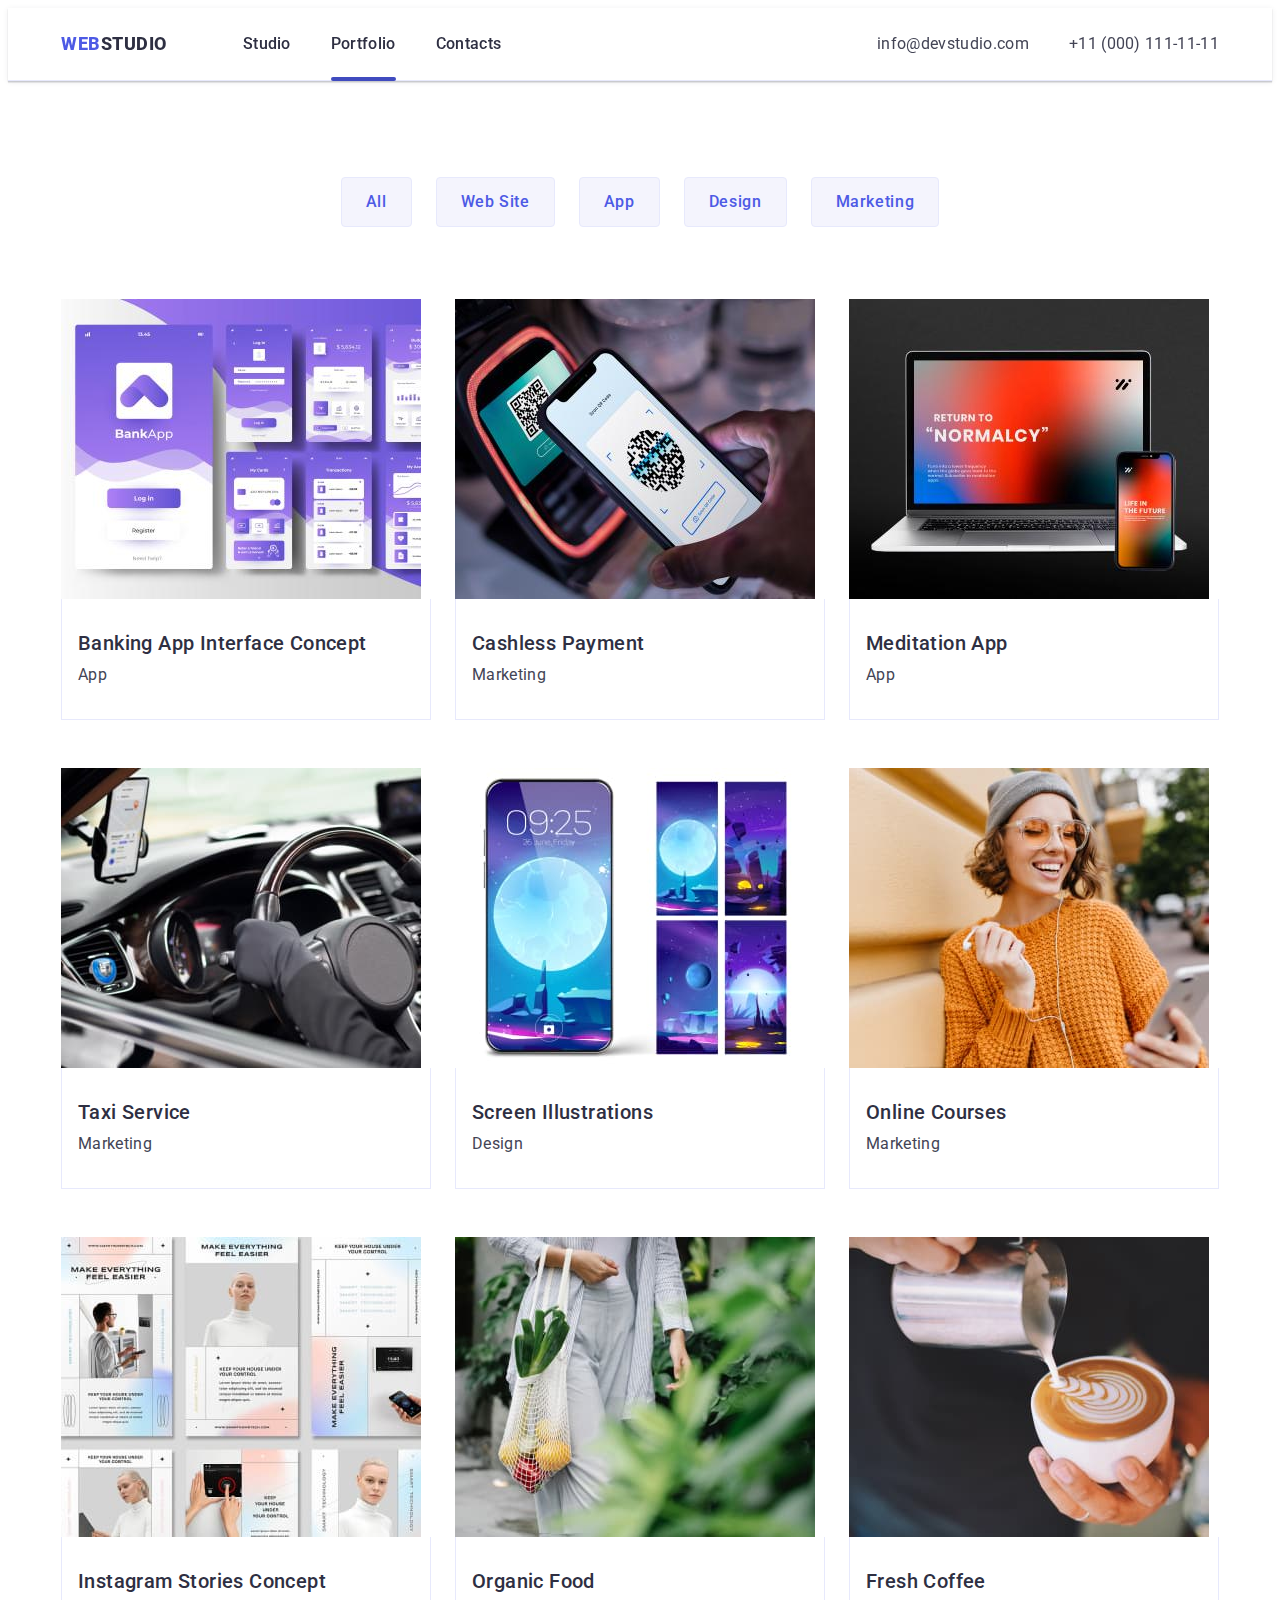
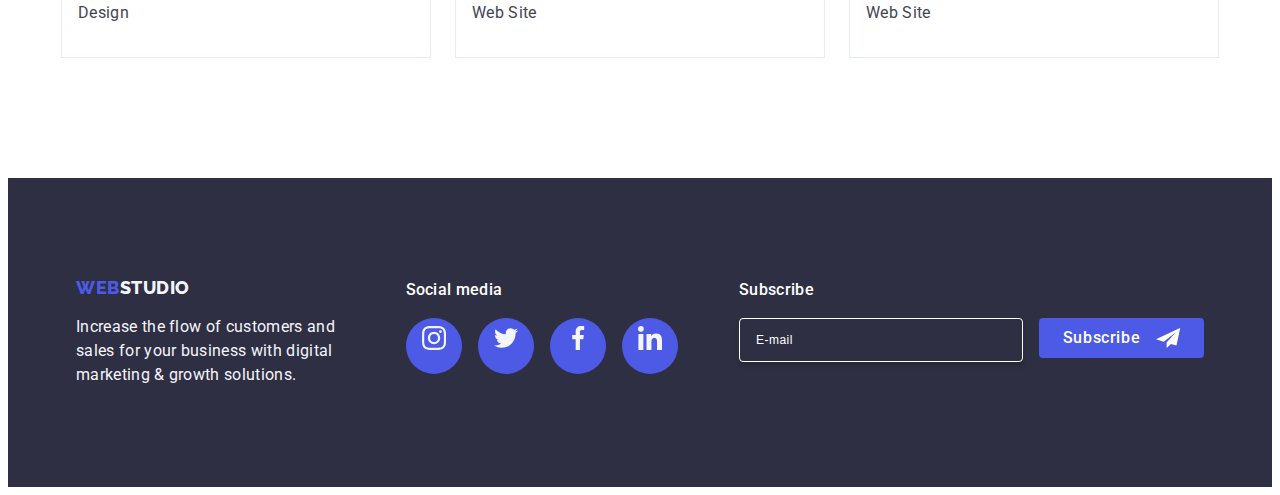
<file: portfolio.html>
<!DOCTYPE html>
<html lang="en">
  <head>
    <meta charset="UTF-8" />
    <meta name="viewport" content="width=device-width, initial-scale=1.0" />
    <title>Portfolio</title>
    <link rel="preconnect" href="https://fonts.googleapis.com" />
    <link rel="preconnect" href="https://fonts.gstatic.com" crossorigin />
    <link
      href="https://fonts.googleapis.com/css2?family=Raleway:wght@800&family=Roboto:wght@400;500;700;900&display=swap"
      rel="stylesheet"
    />
    <link
      rel="stylesheet"
      href="https://cdnjs.cloudflare.com/ajax/libs/modern-normalize/2.0.0/modern-normalize.min.css"
      integrity="sha512-4xo8blKMVCiXpTaLzQSLSw3KFOVPWhm/TRtuPVc4WG6kUgjH6J03IBuG7JZPkcWMxJ5huwaBpOpnwYElP/m6wg=="
      crossorigin="anonymous"
      referrerpolicy="no-referrer"
    />
    <link href="./css/styles.css" rel="stylesheet" />
  </head>
  <body>
    <!--Header section-->
    <header class="header">
      <div class="header-container container">
        <nav class="header-nav">
          <a href="./index.html" class="header-logo link"
            >Web<span class="studio-logo">Studio</span></a
          >
          <ul class="header-list list">
            <li
              ><a href="./index.html" class="header-list-link link"
                >Studio</a
              ></li
            >
            <li>
              <a href="./portfolio.html" class="header-list-link current link"
                >Portfolio</a
              >
            </li>
            <li><a href="" class="header-list-link link">Contacts</a></li>
          </ul>
        </nav>
        <address class="address">
          <ul class="address-list list">
            <li class="contacts">
              <a href="mailto:info@devstudio.com" class="link">
                info@devstudio.com
              </a>
            </li>
            <li class="contacts">
              <a href="tel:+110001111111" class="link"> +11 (000) 111-11-11 </a>
            </li>
          </ul>
        </address>
      </div>
    </header>
    <main>
      <!--Portfolio section-->
      <section class="portfolio-section">
        <div class="portfolio-container container">
          <h1 class="visually-hidden">Portfolio</h1>
          <ul class="portfolio-filter-list list">
            <li class="portfolio-filter-item">
              <button type="button" class="portfolio-filter-list-item"
                >All</button
              >
            </li>
            <li class="portfolio-filter-item">
              <button type="button" class="portfolio-filter-list-item"
                >Web Site</button
              >
            </li>
            <li class="portfolio-filter-item">
              <button type="button" class="portfolio-filter-list-item"
                >App</button
              >
            </li>
            <li class="portfolio-filter-item">
              <button type="button" class="portfolio-filter-list-item"
                >Design</button
              >
            </li>
            <li class="portfolio-filter-item">
              <button type="button" class="portfolio-filter-list-item"
                >Marketing</button
              >
            </li>
          </ul>
          <ul class="portfolio-card-list list">
            <li class="portfolio-card-item">
              <a href="" class="portfolio-card-link link">
                <div class="overlay">
                  <img
                    src="./images/hw2/banking-app.jpg"
                    alt="Banking App Interface Concept"
                    width="360"
                    height="300"
                  />
                  <p class="overlay-text">
                    14 Stylish and User-Friendly App Design Concepts · Task
                    Manager App · Calorie Tracker App · Exotic Fruit Ecommerce
                    App · Cloud Storage App
                  </p>
                </div>
                <div class="portfolio-card-item-text">
                  <h2 class="sub-title">Banking App Interface Concept</h2>
                  <p class="description">App</p>
                </div>
              </a>
            </li>
            <li class="portfolio-card-item">
              <a href="" class="portfolio-card-link link">
                <div class="overlay">
                  <img
                    src="./images/hw2/cashless-payment.jpg"
                    alt="Cashless Payment"
                    width="360"
                    height="300"
                  />
                  <p class="overlay-text">
                    14 Stylish and User-Friendly App Design Concepts · Task
                    Manager App · Calorie Tracker App · Exotic Fruit Ecommerce
                    App · Cloud Storage App
                  </p>
                </div>
                <div class="portfolio-card-item-text">
                  <h2 class="sub-title">Cashless Payment</h2>
                  <p class="description">Marketing</p>
                </div>
              </a>
            </li>
            <li class="portfolio-card-item">
              <a href="" class="portfolio-card-link link">
                <div class="overlay">
                  <img
                    src="./images/hw2/meditation-app.jpg"
                    alt="Meditation App"
                    width="360"
                    height="300"
                  />
                  <p class="overlay-text">
                    14 Stylish and User-Friendly App Design Concepts · Task
                    Manager App · Calorie Tracker App · Exotic Fruit Ecommerce
                    App · Cloud Storage App
                  </p>
                </div>
                <div class="portfolio-card-item-text">
                  <h2 class="sub-title">Meditation App</h2>
                  <p class="description">App</p>
                </div>
              </a>
            </li>
            <li class="portfolio-card-item">
              <a href="" class="portfolio-card-link link">
                <div class="overlay">
                  <img
                    src="./images/hw2/taxi-service.jpg"
                    alt="Taxi Service"
                    width="360"
                    height="300"
                  />
                  <p class="overlay-text">
                    14 Stylish and User-Friendly App Design Concepts · Task
                    Manager App · Calorie Tracker App · Exotic Fruit Ecommerce
                    App · Cloud Storage App
                  </p>
                </div>
                <div class="portfolio-card-item-text">
                  <h2 class="sub-title">Taxi Service</h2>
                  <p class="description">Marketing</p>
                </div>
              </a>
            </li>
            <li class="portfolio-card-item">
              <a href="" class="portfolio-card-link link">
                <div class="overlay">
                  <img
                    src="./images/hw2/screen-illustrations.jpg"
                    alt="Screen Illustrations"
                    width="360"
                    height="300"
                  />
                  <p class="overlay-text">
                    14 Stylish and User-Friendly App Design Concepts · Task
                    Manager App · Calorie Tracker App · Exotic Fruit Ecommerce
                    App · Cloud Storage App
                  </p>
                </div>
                <div class="portfolio-card-item-text">
                  <h2 class="sub-title">Screen Illustrations</h2>
                  <p class="description">Design</p>
                </div>
              </a>
            </li>
            <li class="portfolio-card-item">
              <a href="" class="portfolio-card-link link">
                <div class="overlay">
                  <img
                    src="./images/hw2/online-courses.jpg"
                    alt="Online Courses"
                    width="360"
                    height="300"
                  />
                  <p class="overlay-text">
                    14 Stylish and User-Friendly App Design Concepts · Task
                    Manager App · Calorie Tracker App · Exotic Fruit Ecommerce
                    App · Cloud Storage App
                  </p>
                </div>
                <div class="portfolio-card-item-text">
                  <h2 class="sub-title">Online Courses</h2>
                  <p class="description">Marketing</p>
                </div>
              </a>
            </li>
            <li class="portfolio-card-item">
              <a href="" class="portfolio-card-link link">
                <div class="overlay">
                  <img
                    src="./images/hw2/instagram-stories.jpg"
                    alt="Instagram Stories Concept"
                    width="360"
                    height="300"
                  />
                  <p class="overlay-text">
                    14 Stylish and User-Friendly App Design Concepts · Task
                    Manager App · Calorie Tracker App · Exotic Fruit Ecommerce
                    App · Cloud Storage App
                  </p>
                </div>
                <div class="portfolio-card-item-text">
                  <h2 class="sub-title">Instagram Stories Concept</h2>
                  <p class="description">Design</p>
                </div>
              </a>
            </li>
            <li class="portfolio-card-item">
              <a href="" class="portfolio-card-link link">
                <div class="overlay">
                  <img
                    src="./images/hw2/organic-food.jpg"
                    alt="Organic Food"
                    width="360"
                    height="300"
                  />
                  <p class="overlay-text">
                    14 Stylish and User-Friendly App Design Concepts · Task
                    Manager App · Calorie Tracker App · Exotic Fruit Ecommerce
                    App · Cloud Storage App
                  </p>
                </div>
                <div class="portfolio-card-item-text">
                  <h2 class="sub-title">Organic Food</h2>
                  <p class="description">Web Site</p>
                </div>
              </a>
            </li>
            <li class="portfolio-card-item">
              <a href="" class="portfolio-card-link link">
                <div class="overlay">
                  <img
                    src="./images/hw2/fresh-coffee.jpg"
                    alt="Fresh Coffee"
                    width="360"
                    height="300"
                  />
                  <p class="overlay-text">
                    14 Stylish and User-Friendly App Design Concepts · Task
                    Manager App · Calorie Tracker App · Exotic Fruit Ecommerce
                    App · Cloud Storage App
                  </p>
                </div>
                <div class="portfolio-card-item-text">
                  <h2 class="sub-title">Fresh Coffee</h2>
                  <p class="description">Web Site</p>
                </div>
              </a>
            </li>
          </ul>
        </div>
      </section>
    </main>
    <!--Footer section-->
    <footer class="footer">
      <div class="footer-container container">
        <div class="footer-text-container">
          <a href="./index.html" class="footer-logo link"
            >Web<span class="studio-logo-footer">Studio</span>
          </a>
          <p class="footer-dscr">
            Increase the flow of customers and sales for your business with
            digital marketing & growth solutions.
          </p>
        </div>
        <div class="footer-socials-container">
          <p class="footer-socials-title">Social media</p>
          <ul class="footer-socials-list list">
            <li class="footer-socials-list-item">
              <a href="instagram.com">
                <svg class="footer-socials-icon" width="24" height="24">
                  <use href="./images/icons.svg#instagram"></use>
                </svg>
              </a>
            </li>
            <li class="footer-socials-list-item">
              <a href="instagram.com">
                <svg class="footer-socials-icon" width="24" height="24">
                  <use href="./images/icons.svg#twitter"></use>
                </svg>
              </a>
            </li>
            <li class="footer-socials-list-item">
              <a href="instagram.com">
                <svg class="footer-socials-icon" width="24" height="24">
                  <use href="./images/icons.svg#facebook"></use>
                </svg>
              </a>
            </li>
            <li class="footer-socials-list-item">
              <a href="instagram.com">
                <svg class="footer-socials-icon" width="24" height="24">
                  <use href="./images/icons.svg#linkedin"></use>
                </svg>
              </a>
            </li>
          </ul>
        </div>
        <div class="subscribe-container">
          <p class="subscribe-caption">Subscribe</p>
          <form class="subscribe-form">
            <label class="subcribe-label">
              <input
                class="subscribe-input"
                type="email"
                name="subscribe-input"
                placeholder="E-mail"
              />
            </label>
            <button class="subscribe-btn" type="submit">
              Subscribe
              <svg class="subscribe-icon" width="24" height="24">
                <use href="./images/icons.svg#subscribe"></use>
              </svg>
            </button>
          </form>
        </div>
      </div>
    </footer>
  </body>
</html>
</file>
<file: css/styles.css>
:root {
  --iris: #4d5ae5;
  --ocean: #404bbf;
  --navy-blue: #2e2f42;
  --green: #31d0aa;
  --slate: #434455;
  --light-slate: #8e8f99;
  --cornflower: #e7e9fc;
  --cloud: #f4f4fd;
  --navy-blue-modal: #2e2f4266;
  --grey: #2e2f42b2;
  --white: #ffffff;
  --dairy: #fcfcfc;

  scroll-behavior: smooth;

  --idx-icon: 10;
  --idx-header: 100;
  --idx-modal: 1000;

  --trns-fast: 250ms cubic-bezier(0.4, 0, 0.2, 1);
  --trns-slow: 800ms ease-out;
}

h1,
h2,
h3,
h4,
h5,
h6,
p {
  margin: 0;
}

ul,
ol {
  margin: 0;
  padding-left: 0;
}

img {
  display: block;
}

button {
  cursor: pointer;
  color: currentColor;
}

a {
  color: currentColor;
}

body {
  font-family: 'Roboto', sans-serif;
  color: var(--slate);
  background-color: var(--white);
}

.list {
  list-style: none;
  margin: 0;
  padding: 0;
}

.link {
  text-decoration: none;
}

.container {
  min-width: 320px;
  max-width: 428px;
  margin: 0 auto;
  padding: 0 16px;
}

@media only screen and (min-width: 768px) {
  .container {
    max-width: 768px;
  }
}

@media only screen and (min-width: 1158px) {
  .container {
    max-width: 1158px;
  }
}

.visually-hidden {
  position: absolute;
  width: 1px;
  height: 1px;
  margin: -1px;
  border: 0;
  padding: 0;
  white-space: nowrap;
  clip-path: inset(100%);
  clip: rect(0 0 0 0);
  overflow: hidden;
}

.btn {
  min-width: 169px;
  min-height: 56px;
  padding: 16px 32px;
  border-radius: 4px;
  border: transparent;
}

.section {
  padding-top: 48px;
  padding-bottom: 48px;
}

@media only screen and (min-width: 1158px) {
  .section {
    padding-top: 60px;
    padding-bottom: 60px;
  }
}

svg {
  fill: currentColor;
}

.page {
  overflow: hidden;
}

/* Header */

.header {
  border-bottom: 1px solid var(--cornflower);
  position: sticky;
  top: 0;
  left: 0;
  width: 100%;
  background-color: var(--white);
  z-index: var(--idx-header);
  box-shadow: 0px 1px 6px 0px rgba(46, 47, 66, 0.08),
    0px 1px 1px 0px rgba(46, 47, 66, 0.16),
    0px 2px 1px 0px rgba(46, 47, 66, 0.08);
}

.header-container {
  display: flex;
  align-items: center;
}

.header-nav {
  display: flex;
  align-items: center;
  margin-right: auto;
}

.header-logo {
  font-size: 18px;
  font-weight: 800;
  line-height: 1.17;
  letter-spacing: 0.03em;
  text-transform: uppercase;
  color: var(--iris);
  display: inline-block;
}

@media only screen and (min-width: 768px) {
  .header-logo {
    margin-right: 120px;
  }
}

@media only screen and (min-width: 1158px) {
  .header-logo {
    margin-right: 76px;
  }
}

.studio-logo {
  color: var(--navy-blue);
}

.header-list {
  display: flex;
  gap: 40px;
}

@media only screen and (max-width: 767.98px) {
  .header-list {
    display: none;
  }
}

.header-list-link {
  position: relative;
  display: block;
  padding: 24px 0;

  font-weight: 500;
  font-size: 16px;
  line-height: 1.5;
  letter-spacing: 0.02em;
  color: var(--navy-blue);

  transition: color var(--trns-fast);
}

.header-list-link:hover,
.header-list-link:focus {
  color: var(--ocean);
}

.header-list-link::after {
  content: '';
  position: absolute;
  bottom: -1px;

  display: block;
  width: 100%;
  height: 4px;
  border-radius: 2px;
}

.header-list-link.current::after,
.header-list-link:active::after {
  background-color: var(--ocean);
}

.address-list {
  display: flex;
  gap: 40px;
}

@media only screen and (max-width: 767.98px) {
  .address-list {
    display: none;
  }
}

@media only screen and (min-width: 768px) and (max-width: 1157.98px) {
  .address-list {
    flex-direction: column;
    gap: 12px;
  }
}

.contacts {
  font-size: 16px;
  line-height: 1.5;
  letter-spacing: 0.02em;
  font-style: normal;
  color: var(--slate);
  padding: 0;
  display: block;

  transition: color var(--trns-fast);
}

.contacts:hover,
.contacts:focus {
  color: var(--ocean);
}

.header-menu-btn {
  min-height: 28px;
  min-width: 28px;
  display: flex;
  align-items: center;
  justify-content: center;

  padding: 24px 0;
  background-color: var(--white);
  border: none;
  outline: none;
  cursor: pointer;
}

@media only screen and (min-width: 768px) {
  .header-menu-btn {
    display: none;
  }
}

/* Hero */

.hero-section {
  padding: 0;
}

@media only screen and (min-width: 768px) {
  .hero-section {
  }
}

@media only screen and (min-width: 1158px) {
  .hero-section {
  }
}

.hero-div {
  display: flex;
  justify-content: center;
  align-items: center;
  flex-direction: column;
  width: 100%;
  padding: 112px 0;
  background-repeat: no-repeat;
  background-position: center;
  background-size: cover;
  background-image: linear-gradient(
      rgba(46, 47, 66, 0.7),
      rgba(46, 47, 66, 0.7)
    ),
    url('../images/hero/hero-image-mob@1x.jpg');
}

@media only screen and (max-width: 767px) and (min-resolution: 192dpi) {
  .hero-div {
    background-image: linear-gradient(
        rgba(46, 47, 66, 0.7),
        rgba(46, 47, 66, 0.7)
      ),
      url('../images/hero/hero-image-mob@2x.jpg');
  }
}
@media only screen and (min-width: 768px) {
  .hero-div {
    padding-top: 112px;
    padding-bottom: 112px;
    background-image: linear-gradient(
        rgba(46, 47, 66, 0.7),
        rgba(46, 47, 66, 0.7)
      ),
      url('../images/hero/hero-image-tablet@1x.jpg');
  }
}
@media only screen and (min-width: 768px) and (min-resolution: 192dpi) {
  .hero-div {
    padding-top: 112px;
    padding-bottom: 112px;
    background-image: linear-gradient(
        rgba(46, 47, 66, 0.7),
        rgba(46, 47, 66, 0.7)
      ),
      url('../images/hero/hero-image-tablet@2x.jpg');
  }
}
@media only screen and (min-width: 1158px) {
  .hero-div {
    padding-top: 188px;
    padding-bottom: 188px;
    background-image: linear-gradient(
        rgba(46, 47, 66, 0.7),
        rgba(46, 47, 66, 0.7)
      ),
      url('../images/hero/hero-image-desk@1x.jpg');
  }
}
@media only screen and (min-width: 1158px) and (min-resolution: 192dpi) {
  .hero-div {
    background-image: linear-gradient(
        rgba(46, 47, 66, 0.7),
        rgba(46, 47, 66, 0.7)
      ),
      url('../images/hero/hero-image-desk@2x.jpg');
  }
}

.hero-title {
  color: var(--white);
  text-align: center;
  margin-left: auto;
  margin-right: auto;
  margin-bottom: 72px;
  width: 320px;
  font-size: 36px;
  font-weight: 700;
  line-height: 1.11;
  letter-spacing: 0.02em;
  text-transform: capitalize;
}

@media only screen and (min-width: 768px) {
  .hero-title {
    width: 496px;
    font-size: 56px;
    line-height: 1.07;
    margin-bottom: 36px;
  }
}

@media only screen and (min-width: 1158px) {
  .hero-title {
    margin-bottom: 48px;
  }
}

.hero-button {
  padding: 16px 32px;
  border-radius: 4px;
  border: none;
  background-color: #4d5ae5;
  font-size: 16px;
  font-weight: 500;
  line-height: 1.5;
  letter-spacing: 0.04em;
  color: #ffffff;
  cursor: pointer;
  box-shadow: 0px 4px 4px 0px rgba(0, 0, 0, 0.15);

  transition: background-color var(--trns-fast);
}

.hero-button:hover,
.hero-button:focus {
  background-color: #404bbf;
}

/* Benefits */

.benefits-section {
  padding-top: 96px;
  padding-bottom: 96px;
}

@media only screen and (min-width: 1158px) {
  .benefits-section {
    padding-top: 120px;
  }
}

.benefits-list {
  display: flex;
  flex-wrap: wrap;
  row-gap: 72px;
  column-gap: 24px;
}

.benefits-list-item {
  width: 100%;
  text-align: center;
}

@media only screen and (min-width: 768px) {
  .benefits-list-item {
    width: calc((100% - 24px) / 2);
    text-align: left;
  }
}

@media only screen and (min-width: 1158px) {
  .benefits-list-item {
    width: calc((100% - 72px) / 4);
  }
}

.benefits-img {
  background-color: var(--cloud);
  display: flex;
  justify-content: center;
  padding-top: 24px;
  padding-bottom: 24px;
  border-radius: 4px;
  margin-bottom: 8px;
}

@media only screen and (max-width: 1157px) {
  .benefits-img {
    display: none;
  }
}

.benefits-icon {
  fill: currentColor;
}

.sub-title {
  color: var(--navy-blue);
  font-size: 36px;
  font-weight: 700;
  line-height: 1.1;
  letter-spacing: 0.02em;
  text-transform: capitalize;
  margin-bottom: 8px;
}

@media only screen and (min-width: 1158px) {
  .sub-title {
    color: var(--navy-blue);
    font-size: 20px;
    font-weight: 500;
    line-height: 1.2;
  }
}

.description {
  font-size: 16px;
  font-weight: 500;
  line-height: 1.5;
  letter-spacing: 0.02em;
  color: var(--slate);
}

@media only screen and (min-width: 1158px) {
  .description {
    font-weight: 400;
  }
}

/* Products */

.products-section {
  padding-top: 0;
  padding-bottom: 120px;
}

@media only screen and (max-width: 1157px) {
  .products-section {
    display: none;
  }
}

.products-title {
  font-size: 36px;
  line-height: 1.11;
  text-align: center;
  letter-spacing: 0.02em;
  text-transform: capitalize;
  color: var(--navy-blue);
  margin-bottom: 72px;
}

.products-img {
  margin: 0 auto;
}

.products-list {
  display: flex;
  gap: 24px;
}

.products-list-item {
  width: calc((100% - 48px) / 3);
}

/* Team */

.team {
  background-color: var(--cloud);
  padding: 96px 0;
}

@media only screen and (min-width: 1158px) {
  .team {
    padding: 120px 0;
  }
}

@media only screen and (min-width: 768px) {
  .team-div {
    width: 552px;
    padding: 0;
  }
}

@media only screen and (min-width: 1158px) {
  .team-div {
    width: 1128px;
    padding: 0;
  }
}

.team-title {
  color: var(--navy-blue);
  font-size: 36px;
  line-height: 1.11;
  letter-spacing: 0.02em;
  text-transform: capitalize;
  text-align: center;

  margin-bottom: 72px;
}

.team-img {
  margin: 0 auto;
}

.team-list {
  display: flex;
  justify-content: center;
  align-items: center;
  margin-left: auto;
  margin-right: auto;
  flex-direction: column;
  row-gap: 72px;
  column-gap: 24px;
}

@media only screen and (min-width: 768px) {
  .team-list {
    flex-direction: row;
    flex-wrap: wrap;
  }
}

@media only screen and (min-width: 1158px) {
  .team-list {
    display: flex;
    flex-wrap: nowrap;
  }
}

.team-card {
  width: 264px;
  background-color: var(--white);
  border-radius: 0 0 4px 4px;
  box-shadow: 0px 2px 1px 0px rgba(46, 47, 66, 0.08),
    0px 1px 1px 0px rgba(46, 47, 66, 0.16),
    0px 1px 6px 0px rgba(46, 47, 66, 0.08);
}

@media only screen and (min-width: 768px) and (max-width: 1157px) {
  .team-card {
    width: calc((100%-24px) / 2);
  }
}

.team-card-text {
  display: flex;
  flex-direction: column;
  align-items: center;
  gap: 8px;
  padding: 32px 0;
  border: 1px solid var(--cornflower);
}

.team-card-title {
  font-weight: 500;
  font-size: 20px;
  line-height: 1.2;
  letter-spacing: 0.02em;
  color: var(--navy-blue);
  text-align: center;
}

.team-card-dscr {
  font-size: 16px;
  line-height: 1.5;
  letter-spacing: 0.02em;
  color: var(--slate);
  text-align: center;
}

.team-card-socials-list {
  display: inline-flex;
  justify-content: center;
  align-items: center;
  gap: 24px;
}

.team-card-socials-link {
  color: var(--cloud);
  background-color: var(--iris);
  border-radius: 50%;
  border: transparent;
  padding: 12px;
  width: 40px;
  height: 40px;
  display: flex;
  justify-content: center;
  align-items: center;

  transition: background-color var(--trns-fast);
}

.team-card-socials-link:hover,
.team-card-socials-link:focus {
  background-color: var(--ocean);
}

.team-card-socials-icon {
  width: 16px;
  height: 16px;
  fill: currentColor;
}

/* Customers */

.customers-section {
  padding-top: 96px;
  padding-bottom: 96px;
  text-align: center;
}

@media only screen and (min-width: 1158px) {
  .customers-section {
    padding-top: 120px;
    padding-bottom: 120px;
  }
}

@media only screen and (min-width: 768px) {
  .customers-div {
    width: 552px;
  }
}

@media only screen and (min-width: 1140px) {
  .customers-div {
    width: 1128px;
  }
}

.customers-title {
  color: var(--navy-blue);
  text-align: center;
  font-size: 36px;
  font-weight: 700;
  line-height: 1.11;
  letter-spacing: 0.02em;
  text-transform: capitalize;
  margin-top: 0;
  margin-bottom: 72px;
}

.customers-list {
  display: flex;
  column-gap: 16px;
  row-gap: 72px;
  justify-content: center;
  align-items: center;
  flex-wrap: wrap;
}

@media only screen and (min-width: 768px) {
  .customers-list {
    column-gap: 24px;
  }
}

@media only screen and (min-width: 1158px) {
  .customers-list {
    flex-wrap: nowrap;
  }
}

.customers-list-item {
  width: calc((100% - 16px) / 2);
  display: flex;
  justify-content: center;
  align-items: center;
}

@media only screen and (max-width: 427px) {
  .customers-list-item {
    width: 100%;
  }
}

@media only screen and (min-width: 768px) and (max-width: 1157px) {
  .customers-list-item {
    width: calc((100% - 24px * 2) / 3);
  }
}

.customers-logo {
  display: flex;
  justify-content: center;
  align-items: center;
  color: var(--light-slate);
  border-radius: 4px;
  border: 1px solid var(--light-slate);
  padding: 16px 40px;
  transition: color var(--trns-fast) border --trns-fast;
}

@media only screen and (min-width: 768px) {
  .customers-logo {
    padding-left: 32px;
    padding-right: 32px;
  }
}
@media only screen and (min-width: 768px) {
  .customers-icon {
    width: 104px;
  }
}
.customers-icon {
}

.customers-list-item:hover,
.customers-list-item:focus {
  color: var(--ocean);
  border: 1px solid var(--ocean);
}

/*Portfolio*/

.portfolio-section {
  padding-top: 96px;
  padding-bottom: 120px;
}

.portfolio-filter-list {
  display: flex;
  gap: 24px;
  justify-content: center;
  margin-bottom: 72px;
}

.portfolio-filter-list-item {
  font-family: 'Roboto', sans-serif;
  font-weight: 500;
  font-size: 16px;
  line-height: 1.5;
  letter-spacing: 0.04em;
  color: var(--iris);
  background-color: var(--cloud);
  cursor: pointer;
  border: 1px solid var(--cornflower);
  border-radius: 4px;
  padding: 12px 24px;

  transition: color var(--trns-fast), background-color var(--trns-fast),
    border var(--trns-fast);
}

.portfolio-filter-list-item:hover,
.portfolio-filter-list-item:focus {
  color: #ffffff;
  background-color: #404bbf;
  border: 1px solid transparent;
}

.portfolio-card-list {
  display: flex;
  flex-wrap: wrap;
  column-gap: 24px;
  row-gap: 48px;
}

.portfolio-card-item {
  width: calc((100% - 24px * 2) / 3);
}

.portfolio-card-link {
  display: block;
  transition: transform var(--trns-fast);
}

.portfolio-card-link:hover .overlay-text,
.portfolio-card-link:focus .overlay-text {
  transform: translateY(0);
}

.overlay {
  position: relative;
  overflow: hidden;
}

.overlay-text {
  color: var(--cloud);
  font-size: 16px;
  font-weight: 400;
  line-height: 1.5;
  letter-spacing: 0.32px;
  top: 0;

  position: absolute;
  width: 100%;
  height: 100%;

  transform: translateY(100%);
  background-color: var(--iris);
  padding: 40px 32px;
}

.portfolio-card-item-text {
  display: flex;
  flex-direction: column;
  gap: 8;
  padding: 32px 16px;
  border: 1px solid var(--cornflower);
  border-top: none;
}

/* Footer */

.footer {
  background-color: var(--navy-blue);
  padding: 96px 0;
}

@media only screen and (min-width: 1158px) {
  .footer {
    padding: 100px 0;
  }
}

.footer-container {
  display: flex;
  flex-wrap: wrap;
  justify-content: center;
  align-items: center;
  gap: 72px;
}

@media only screen and (min-width: 768px) {
  .footer-container {
    width: 552px;
    justify-content: flex-start;
    align-items: flex-start;
    gap: 24px;
  }
}

@media only screen and (min-width: 1158px) {
  .footer-container {
    justify-content: space-between;
    width: 1128px;
  }
}

.footer-text-container {
  display: flex;
  flex-direction: column;
  justify-content: center;
  align-items: center;
  gap: 16px;
  width: 268px;

  /* height: calc((100% - 72px * 2) / 3); */

  /* min-width: 264px;
  margin-right: 120px; */
}

@media only screen and (min-width: 768px) {
  .footer-text-container {
    justify-content: flex-start;
    align-items: flex-start;
  }
}

.footer-logo {
  display: inline-block;
  font-family: 'Raleway', sans-serif;
  font-weight: 800;
  font-size: 18px;
  line-height: 1.16;
  letter-spacing: 0.03em;
  text-transform: uppercase;
  color: var(--iris);
}

.studio-logo-footer {
  color: var(--cloud);
}

.footer-dscr {
  line-height: 1.5;
  color: var(--cloud);
  letter-spacing: 0.02em;
}

.footer-socials-container {
  display: flex;
  flex-direction: column;
  justify-content: center;
  align-items: center;
  gap: 16px;
  /* margin-right: 80px; */
}

@media only screen and (min-width: 768px) {
  .footer-socials-container {
    justify-content: flex-start;
    align-items: flex-start;
  }
}

.footer-socials-title {
  color: var(--white);
  font-size: 16px;
  font-weight: 500;
  line-height: 1.5;
  letter-spacing: 0.02em;
  height: 24px;
}

.footer-socials-list {
  display: flex;
  gap: 16px;
}

.footer-socials-list-item {
  background-color: var(--iris);
  border-radius: 50%;
  justify-content: center;
  text-align: center;
  align-items: center;
  padding: 8px;
  width: 40px;
  height: 40px;

  transition: background-color var(--trns-fast);
}

.footer-socials-list-item:hover,
.footer-socials-list-item:focus {
  background-color: var(--green);
}

.footer-socials-icon {
  fill: var(--cloud);
}

.subscribe-container {
  display: flex;
  flex-direction: column;
  justify-content: center;
  align-items: center;
  flex-wrap: wrap;
  gap: 16px;
}

@media only screen and (min-width: 768px) {
  .subscribe-container {
    justify-content: flex-start;
    align-items: flex-start;
  }
}

.subscribe-caption {
  color: var(--white);
  font-size: 16px;
  font-weight: 500;
  line-height: 1.5;
  letter-spacing: 0.02em;
}

.subscribe-form {
  display: flex;
  flex-direction: column;
  justify-content: center;
  align-items: center;
  gap: 16px;
}

@media only screen and (min-width: 768px) {
  .subscribe-form {
    flex-direction: row;
    justify-content: flex-start;
    align-items: flex-start;
  }
}

.subcribe-label {
  display: flex;
  gap: 24px;
}

.subscribe-input {
  width: 398px;
  height: 40px;
  padding-left: 16px;
  font-size: 12px;
  font-weight: 400;
  line-height: 1.5;
  letter-spacing: 0.04em;
  color: var(--white);
  background-color: transparent;
  border-radius: 4px;
  border: 1px solid var(--white);
  box-shadow: 0px 4px 4px 0px rgba(0, 0, 0, 0.15);
}

@media only screen and (max-width: 427px) {
  .subscribe-input {
    width: 100%;
  }
}

@media only screen and (min-width: 768px) {
  .subscribe-input {
    width: 264px;
  }
}

.subscribe-input::placeholder {
  color: var(--white);
}

.subscribe-btn {
  display: flex;
  justify-content: center;
  align-items: center;
  width: 165px;
  height: 40px;

  color: var(--white);
  font-family: 'Roboto', sans-serif;
  font-size: 16px;
  font-weight: 500;
  line-height: 1.5;
  letter-spacing: 0.04em;

  background-color: var(--iris);
  border-radius: 4px;
  border: none;
  cursor: pointer;

  transition: background-color var(--trns-fast);
}

.subscribe-btn:hover,
.subscribe-btn:focus {
  background-color: var(--green);
}

.subscribe-icon {
  fill: currentColor;
  margin-left: 16px;
}

/* Modal window */

.backdrop {
  position: fixed;
  top: 0;
  left: 0;
  z-index: var(--idx-modal);
  width: 100%;
  height: 100%;
  background-color: rgba(46, 47, 66, 0.4);
  backdrop-filter: blur(2px);
  transition: opacity 200ms linear, visibility 200ms linear;
  transition-delay: 0s;
}

.backdrop.is-hidden {
  opacity: 0;
  visibility: hidden;
  pointer-events: none;
  transition-delay: 200ms;
}

.modal {
  position: absolute;
  top: 50%;
  left: 50%;
  transform: translateX(-50%) translateY(-50%);
  width: 408px;
  min-height: 584px;
  border-radius: 4px;
  background: var(--dairy);
  opacity: 1;
  transition: transform 300ms cubic-bezier(0.59, -0.21, 0, 1.48) 200ms,
    opacity 300ms cubic-bezier(0.59, -0.21, 0, 1.48) 200ms;
  padding: 72px 24px 24px 24px;
}

@media only screen and (max-width: 767.98px) {
  .modal {
    width: 392px;
  }
}

@media only screen and (max-width: 427px) {
  .modal {
    width: 100%;
  }
}

.backdrop.is-hidden .modal {
  opacity: 0;
  transform: translateX(-50%) translateY(-70%);
  transition-delay: 0s;
}

.modal-btn {
  position: absolute;
  top: 24px;
  right: 24px;
  display: flex;
  justify-content: center;
  align-items: center;
  color: var(--navy-blue);
  padding: 0;
  background-color: var(--cornflower);
  border: 1px solid rgba(0, 0, 0, 0.1);
  border-radius: 50%;
  width: 24px;
  height: 24px;
  cursor: pointer;
  transition: color var(--trns-fast);

  transition: color var(--trns-fast), background-color var(--trns-fast),
    border var(--trns-fast);
}

.modal-btn:hover,
.modal-btn:focus {
  color: white;
  background-color: var(--ocean);
  border: none;
}

.modal-btn-icon {
  color: currentColor;
}

.modal-caption {
  display: block;
  width: 360px;
  margin-bottom: 16px;

  color: var(--navy-blue);
  text-align: center;
  font-size: 16px;
  font-weight: 500;
  line-height: 1.5;
  letter-spacing: 0.02em;
}

@media only screen and (max-width: 427px) {
  .modal-caption {
    width: 100%;
  }
}

.modal-form {
  flex-shrink: 0;
}

.modal-container {
  margin-bottom: 8px;
}

.modal-label {
  display: block;
  margin-bottom: 4px;
  color: var(--light-slate);
  font-size: 12px;
  font-weight: 400;
  line-height: 1.17;
  letter-spacing: 0.04em;
}

.modal-field {
  position: relative;
}

.modal-input {
  width: 100%;
  height: 40px;
  padding-left: 38px;

  background-color: transparent;
  border-radius: 4px;
  border: 1px solid var(--navy-blue-modal);
  outline: transparent;

  transition: border-color var(--trns-fast);
}

.modal-input:focus-within {
  border-color: var(--iris);
}

.modal-icon {
  position: absolute;
  top: 50%;
  left: 16px;
  transform: translateY(-50%);

  fill: var(--navy-blue);

  transition: fill var(--trns-fast);
}

.modal-input:focus-within + .modal-icon {
  fill: var(--iris);
}

.modal-comment {
  margin-bottom: 16px;
}

.modal-comment-field {
  display: block;
  width: 100%;
  height: 120px;
  padding: 8px 16px;

  font-size: 12px;
  line-height: 1.17;
  letter-spacing: 0.04em;
  color: var(--navy-blue-modal);

  border-radius: 4px;
  border: 1px solid var(--navy-blue-modal);
  background-color: transparent;
  outline: transparent;
  resize: none;

  transition: border-color 250ms cubic-bezier(0.4, 0, 0.2, 1);
}

.modal-comment-field:focus-within {
  border-color: var(--iris);
}

.modal-comment-field::placeholder {
  color: var(--navy-blue-modal);
}

.modal-agreement-container {
  margin-bottom: 24px;
}

.modal-agreement-input {
}

.modal-agreement {
  display: block;

  color: var(--light-slate);
  font-size: 12px;
  line-height: 1.17;
  letter-spacing: 0.04em;
}

.modal-checkbox {
  display: inline-flex;
  justify-content: center;
  align-items: center;
  width: 16px;
  height: 16px;

  border-radius: 2px;
  border: 1px solid var(--navy-blue-modal);
  fill: transparent;

  transition: background-color 250ms cubic-bezier(0.4, 0, 0.2, 1),
    border 250ms cubic-bezier(0.4, 0, 0.2, 1),
    fill 250ms cubic-bezier(0.4, 0, 0.2, 1);
}

.modal-agreement-input:checked + .modal-agreement > .modal-checkbox {
  background-color: var(--ocean);
  border: none;
  fill: var(--cloud);
}

.modal-checkbox-icon {
  opacity: 0;
}

.modal-agreement-input:checked
  + .modal-agreement
  > .modal-checkbox
  > .modal-checkbox-icon {
  opacity: 1;
  fill: var(--cloud);
}

.modal-agreement-link {
  color: var(--iris);
}

.modal-button-send {
  display: block;
  min-width: 169px;
  height: 56px;
  padding: 0;
  margin-left: auto;
  margin-right: auto;

  font-family: 'Roboto', sans-serif;
  font-size: 16px;
  font-weight: 500;
  line-height: 1.5;
  letter-spacing: 0.04em;
  color: var(--white);

  background-color: var(--iris);
  border: none;
  border-radius: 4px;
  cursor: pointer;

  transition: background-color var(--trns-fast);
}

.modal-button-send:hover,
.modal-button-send:focus {
  background-color: var(--ocean);
}

/**
  |============================
  | Mobile menu styles
  |============================
*/
/* header menu */

.menu-toggle {
  min-height: 28px;
  min-width: 28px;
  display: flex;
  align-items: center;
  justify-content: center;

  padding: 0;
  border: 1px solid #0000001a;
  background-color: var(--white);
  outline: none;
  border-radius: 50%;
  cursor: pointer;
}

@media only screen and (min-width: 768px) {
  .menu-toggle {
    display: none;
  }
}

.menu-toggle:hover,
.menu-toggle:focus {
  background-color: rgba(0, 0, 0, 0.1);
}

.header-menu-icon {
  fill: var(--navy-blue);
}

.menu-toggle-icon {
  fill: var(--navy-blue);
}

.menu-container {
  position: fixed;
  top: 0;
  left: 0;

  display: flex;
  flex-direction: column;

  width: 100%;
  height: 100%;
  padding: 40px;
  padding-top: 80px;
  background-color: var(--white);
  z-index: 999;

  transform: translateX(100%);
  transition: transform 250ms ease-in-out;
}
.menu-container.is-open {
  transform: translateX(0);
}

.menu-container .menu-toggle {
  position: absolute;
  top: 24px;
  right: 24px;
  color: var(--navy-blue);
}

.mobile-menu {
  margin-bottom: auto;
}

.mobile-menu-item:not(:last-child) {
  margin-bottom: 40px;
}

.mobile-menu-link {
  color: var(--navy-blue);
  font-size: 36px;
  font-weight: 700;
  line-height: 1.11; /* 111.111% */
  letter-spacing: 0.02em;
}

.mobile-menu-link.current {
  color: var(--ocean);
  /* dont work */
}

.mobile-menu-address {
  display: flex;
  align-items: center;
  gap: 40px;
  flex-wrap: wrap;
  margin-bottom: 48px;

  color: var(--slate);
  font-size: 20px;
  font-weight: 500;
  line-height: 1.2; /* 120% */
  letter-spacing: 0.02em;
}

.mobile-menu-address-tel {
  color: var(--iris);
  font-size: 36px;
  font-weight: 700;
  line-height: 1.11; /* 111.111% */
}

.mobile-socials {
  display: flex;
  justify-content: space-between;
  align-items: center;
}

.socials-link {
  display: flex;
  justify-content: center;
  align-items: center;
  width: 40px;
  height: 40px;
  flex-shrink: 0;
  border: transparent;
  border-radius: 50%;
  background-color: var(--iris);
  color: var(--cloud);

  transition: background-color var(--trns-fast);
}
.socials-link:hover,
.socials-link:focus {
  background-color: var(--ocean);
}

.socials-icon {
  fill: currentColor;
}

/* .team-card-socials-list {
  display: inline-flex;
  align-items: center;
  gap: 24px;
} */
</file>
